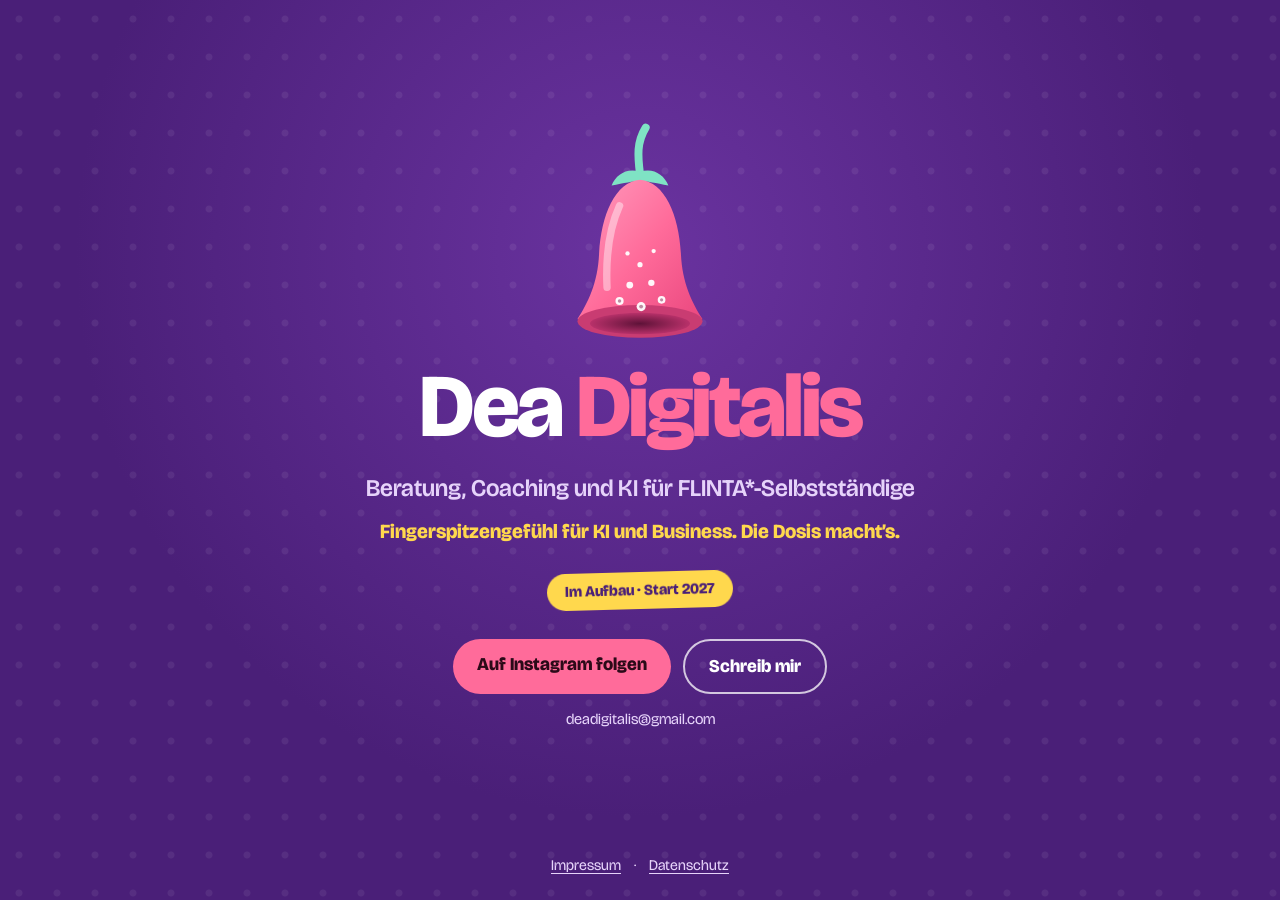
<file: index.html>
<!doctype html>
<html lang="de"><head><meta charset="utf-8"><meta name="viewport" content="width=device-width,initial-scale=1">
<title>Dea Digitalis | Beratung, Coaching und KI für FLINTA*-Selbstständige</title><meta name="description" content="Dea Digitalis: Beratung, Coaching und KI für FLINTA*-Selbstständige. Fingerspitzengefühl für KI und Business. Im Aufbau, Start 2027.">
<link rel="icon" href="favicon.svg" type="image/svg+xml"><link rel="stylesheet" href="style.css"></head><body><div class="dots"></div>
<main class="wrap">
  <img class="logo" src="logo.svg" alt="Fingerhut-Blüte, das Logo von Dea Digitalis">
  <h1>Dea <span>Digitalis</span></h1>
  <p class="sub">Beratung, Coaching und KI für FLINTA*-Selbstständige</p>
  <p class="claim">Fingerspitzengefühl für KI und Business. Die Dosis macht’s.</p>
  <span class="pill">Im Aufbau · Start 2027</span>
  <div class="links">
    <a class="btn" href="https://www.instagram.com/dea.digitalis/" rel="noopener noreferrer">Auf Instagram folgen</a>
    <a class="btn alt" href="mailto:deadigitalis@gmail.com">Schreib mir</a>
  </div>
  <p class="mail">deadigitalis@gmail.com</p>
</main>
<footer><a href="impressum.html">Impressum</a> · <a href="datenschutz.html">Datenschutz</a></footer>
</body></html>
</file>
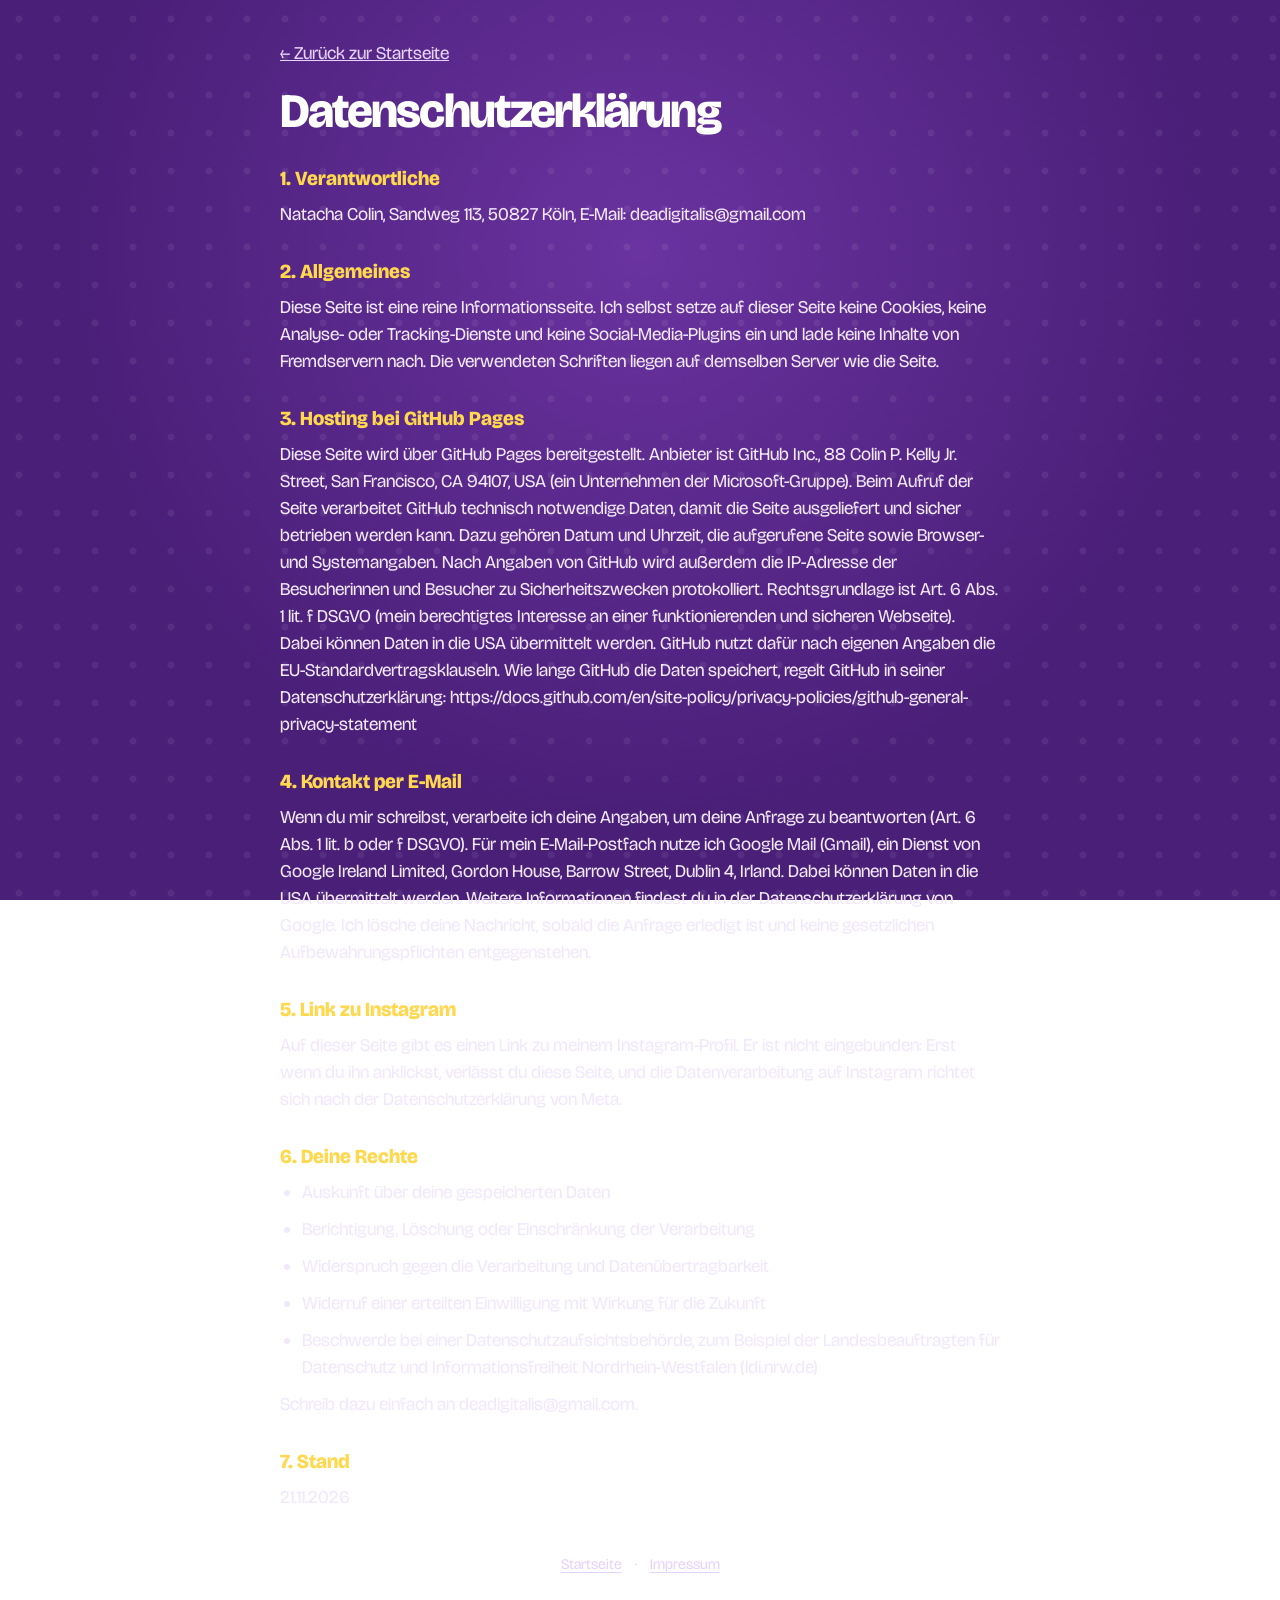
<file: datenschutz.html>
<!doctype html>
<html lang="de"><head><meta charset="utf-8"><meta name="viewport" content="width=device-width,initial-scale=1">
<title>Datenschutzerklärung | Dea Digitalis</title><meta name="description" content="Datenschutzerklärung von Dea Digitalis">
<link rel="icon" href="favicon.svg" type="image/svg+xml"><link rel="stylesheet" href="style.css"></head><body><div class="dots"></div>
<main class="legal">
  <a class="back" href="index.html">← Zurück zur Startseite</a>
  <h1>Datenschutzerklärung</h1>

  <h2>1. Verantwortliche</h2>
  <p>Natacha Colin, Sandweg 113, 50827 Köln, E-Mail: deadigitalis@gmail.com</p>

  <h2>2. Allgemeines</h2>
  <p>Diese Seite ist eine reine Informationsseite. Ich selbst setze auf dieser Seite keine Cookies, keine Analyse- oder Tracking-Dienste und keine Social-Media-Plugins ein und lade keine Inhalte von Fremdservern nach. Die verwendeten Schriften liegen auf demselben Server wie die Seite.</p>

  <h2>3. Hosting bei GitHub Pages</h2>
  <p>Diese Seite wird über GitHub Pages bereitgestellt. Anbieter ist GitHub Inc., 88 Colin P. Kelly Jr. Street, San Francisco, CA 94107, USA (ein Unternehmen der Microsoft-Gruppe). Beim Aufruf der Seite verarbeitet GitHub technisch notwendige Daten, damit die Seite ausgeliefert und sicher betrieben werden kann. Dazu gehören Datum und Uhrzeit, die aufgerufene Seite sowie Browser- und Systemangaben. Nach Angaben von GitHub wird außerdem die IP-Adresse der Besucherinnen und Besucher zu Sicherheitszwecken protokolliert. Rechtsgrundlage ist Art. 6 Abs. 1 lit. f DSGVO (mein berechtigtes Interesse an einer funktionierenden und sicheren Webseite). Dabei können Daten in die USA übermittelt werden. GitHub nutzt dafür nach eigenen Angaben die EU-Standardvertragsklauseln. Wie lange GitHub die Daten speichert, regelt GitHub in seiner Datenschutzerklärung: https://docs.github.com/en/site-policy/privacy-policies/github-general-privacy-statement</p>

  <h2>4. Kontakt per E-Mail</h2>
  <p>Wenn du mir schreibst, verarbeite ich deine Angaben, um deine Anfrage zu beantworten (Art. 6 Abs. 1 lit. b oder f DSGVO). Für mein E-Mail-Postfach nutze ich Google Mail (Gmail), ein Dienst von Google Ireland Limited, Gordon House, Barrow Street, Dublin 4, Irland. Dabei können Daten in die USA übermittelt werden. Weitere Informationen findest du in der Datenschutzerklärung von Google. Ich lösche deine Nachricht, sobald die Anfrage erledigt ist und keine gesetzlichen Aufbewahrungspflichten entgegenstehen.</p>

  <h2>5. Link zu Instagram</h2>
  <p>Auf dieser Seite gibt es einen Link zu meinem Instagram-Profil. Er ist nicht eingebunden: Erst wenn du ihn anklickst, verlässt du diese Seite, und die Datenverarbeitung auf Instagram richtet sich nach der Datenschutzerklärung von Meta.</p>

  <h2>6. Deine Rechte</h2>
  <ul>
    <li>Auskunft über deine gespeicherten Daten</li>
    <li>Berichtigung, Löschung oder Einschränkung der Verarbeitung</li>
    <li>Widerspruch gegen die Verarbeitung und Datenübertragbarkeit</li>
    <li>Widerruf einer erteilten Einwilligung mit Wirkung für die Zukunft</li>
    <li>Beschwerde bei einer Datenschutzaufsichtsbehörde, zum Beispiel der Landesbeauftragten für Datenschutz und Informationsfreiheit Nordrhein-Westfalen (ldi.nrw.de)</li>
  </ul>
  <p>Schreib dazu einfach an deadigitalis@gmail.com.</p>

  <h2>7. Stand</h2>
  <p>21.11.2026</p>
</main>
<footer><a href="index.html">Startseite</a> · <a href="impressum.html">Impressum</a></footer>
</body></html>
</file>
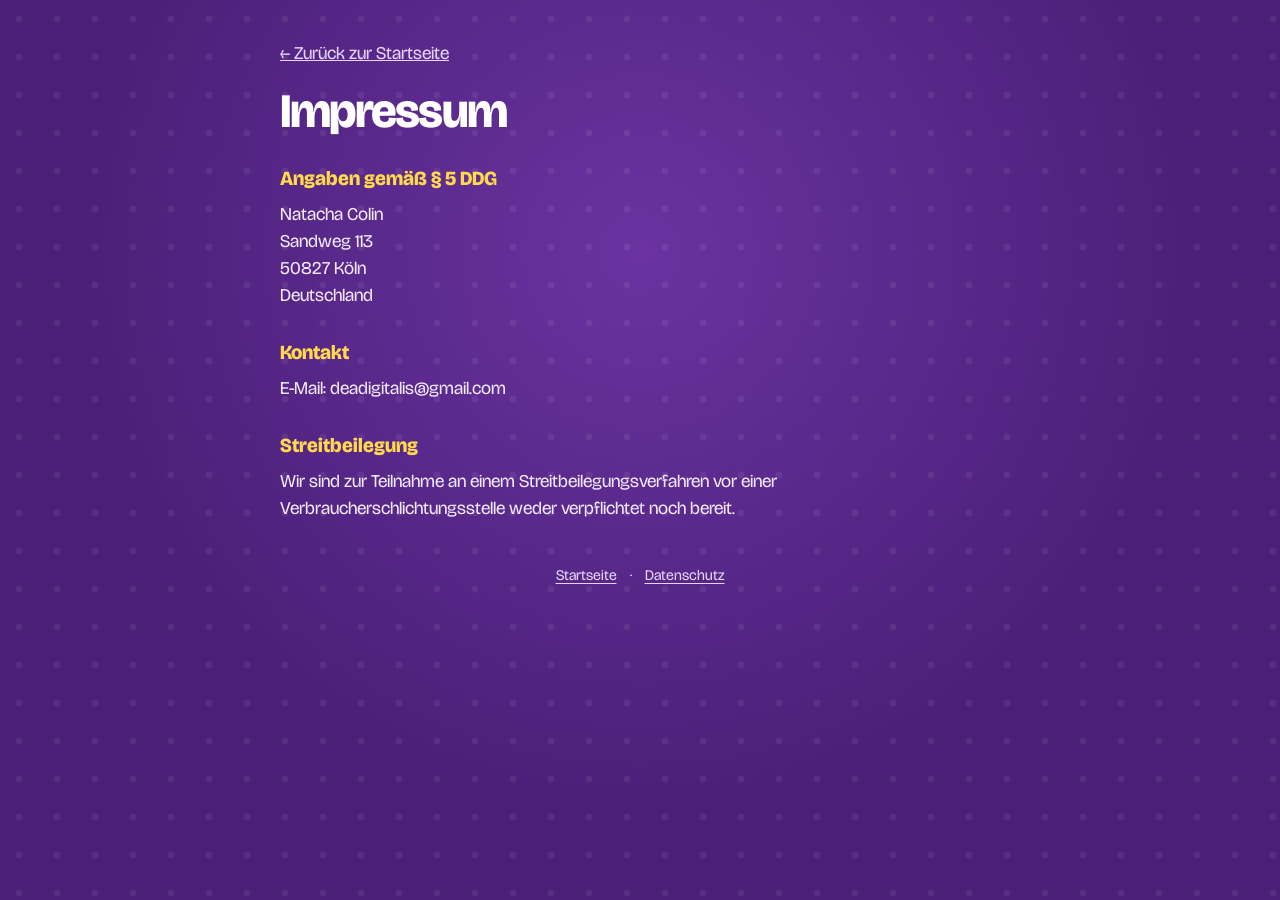
<file: impressum.html>
<!doctype html>
<html lang="de"><head><meta charset="utf-8"><meta name="viewport" content="width=device-width,initial-scale=1">
<title>Impressum | Dea Digitalis</title><meta name="description" content="Impressum von Dea Digitalis">
<link rel="icon" href="favicon.svg" type="image/svg+xml"><link rel="stylesheet" href="style.css"></head><body><div class="dots"></div>
<main class="legal">
  <a class="back" href="index.html">← Zurück zur Startseite</a>
  <h1>Impressum</h1>
  <h2>Angaben gemäß § 5 DDG</h2>
  <p>Natacha Colin<br>Sandweg 113<br>50827 Köln<br>Deutschland</p>
  <h2>Kontakt</h2>
  <p>E-Mail: deadigitalis@gmail.com</p>
  <h2>Streitbeilegung</h2>
  <p>Wir sind zur Teilnahme an einem Streitbeilegungsverfahren vor einer Verbraucherschlichtungsstelle weder verpflichtet noch bereit.</p>
</main>
<footer><a href="index.html">Startseite</a> · <a href="datenschutz.html">Datenschutz</a></footer>
</body></html>
</file>
<file: style.css>
@font-face{font-family:'Bricolage';font-weight:400;src:url('fonts/bricolage-400.ttf') format('truetype');font-display:swap}
@font-face{font-family:'Bricolage';font-weight:600;src:url('fonts/bricolage-600.ttf') format('truetype');font-display:swap}
@font-face{font-family:'Bricolage';font-weight:800;src:url('fonts/bricolage-800.ttf') format('truetype');font-display:swap}
:root{--p:#4A1F78;--p2:#6A33A0;--pink:#FF6B9A;--y:#FFD84D;--soft:#E6D3FA;--mint:#7FE3C4}
*{box-sizing:border-box;margin:0;padding:0}
html,body{min-height:100%}
body{font-family:'Bricolage',system-ui,'Segoe UI',sans-serif;color:#fff;background:radial-gradient(circle at 50% 28%,var(--p2) 0,var(--p) 62%);background-attachment:fixed;line-height:1.5;font-size:18px}
a{color:inherit}
:focus-visible{outline:3px solid var(--y);outline-offset:3px;border-radius:6px}
.dots{position:fixed;inset:0;pointer-events:none;background-image:radial-gradient(rgba(255,255,255,.07) 3px,transparent 4px);background-size:38px 38px}
.wrap{position:relative;min-height:100vh;display:flex;flex-direction:column;align-items:center;justify-content:center;text-align:center;padding:48px max(20px,env(safe-area-inset-right)) 96px max(20px,env(safe-area-inset-left))}
.logo{width:clamp(96px,22vw,150px);height:auto;margin-bottom:18px}
h1{font-weight:800;font-size:clamp(2.8rem,10vw,5.6rem);line-height:1;letter-spacing:-.04em}
h1 span{color:var(--pink)}
.sub{margin-top:18px;font-weight:600;font-size:clamp(1.1rem,3.2vw,1.5rem);color:var(--soft);max-width:30em;text-wrap:balance}
.claim{margin-top:10px;font-weight:800;font-size:clamp(1rem,2.8vw,1.25rem);color:var(--y)}
.pill{display:inline-block;margin-top:26px;background:var(--y);color:var(--p);font-weight:800;font-size:.95rem;padding:7px 18px;border-radius:99px;transform:rotate(-1.5deg)}
.links{margin-top:30px;display:flex;flex-wrap:wrap;gap:12px;justify-content:center}
.btn{display:inline-block;text-decoration:none;font-weight:800;padding:12px 24px;border-radius:99px;background:var(--pink);color:#2B0A18}
.btn.alt{background:transparent;color:#fff;border:2px solid rgba(255,255,255,.75)}
.btn:hover{filter:brightness(1.06)}
.mail{margin-top:14px;color:var(--soft);font-size:.95rem}
footer{position:absolute;left:0;right:0;bottom:0;padding:18px 20px 24px;text-align:center;font-size:.92rem;color:var(--soft)}
footer a{margin:0 10px;text-underline-offset:3px}
.legal{max-width:760px;margin:0 auto;padding:40px max(20px,env(safe-area-inset-left)) 80px;text-align:left}
.legal h1{font-size:clamp(2rem,6vw,3rem);margin-bottom:24px}
.legal h2{font-weight:800;font-size:1.25rem;margin:28px 0 8px;color:var(--y)}
.legal p,.legal li{color:#F2E8FC;margin-bottom:10px}
.legal ul{padding-left:1.2em}
.back{display:inline-block;margin-bottom:20px;color:var(--soft)}
.ph{background:var(--y);color:#2B0A18;padding:0 6px;border-radius:4px;font-weight:600}
.banner{background:var(--y);color:#2B0A18;font-weight:600;padding:10px 16px;border-radius:12px;margin-bottom:24px}
@media (prefers-reduced-motion:no-preference){.logo{animation:wiege 6s ease-in-out infinite;transform-origin:50% 0}@keyframes wiege{0%,100%{transform:rotate(-2.5deg)}50%{transform:rotate(2.5deg)}}}

.legal ~ footer{position:static;padding:8px 20px 40px}
.legal{padding-bottom:24px}
</file>
